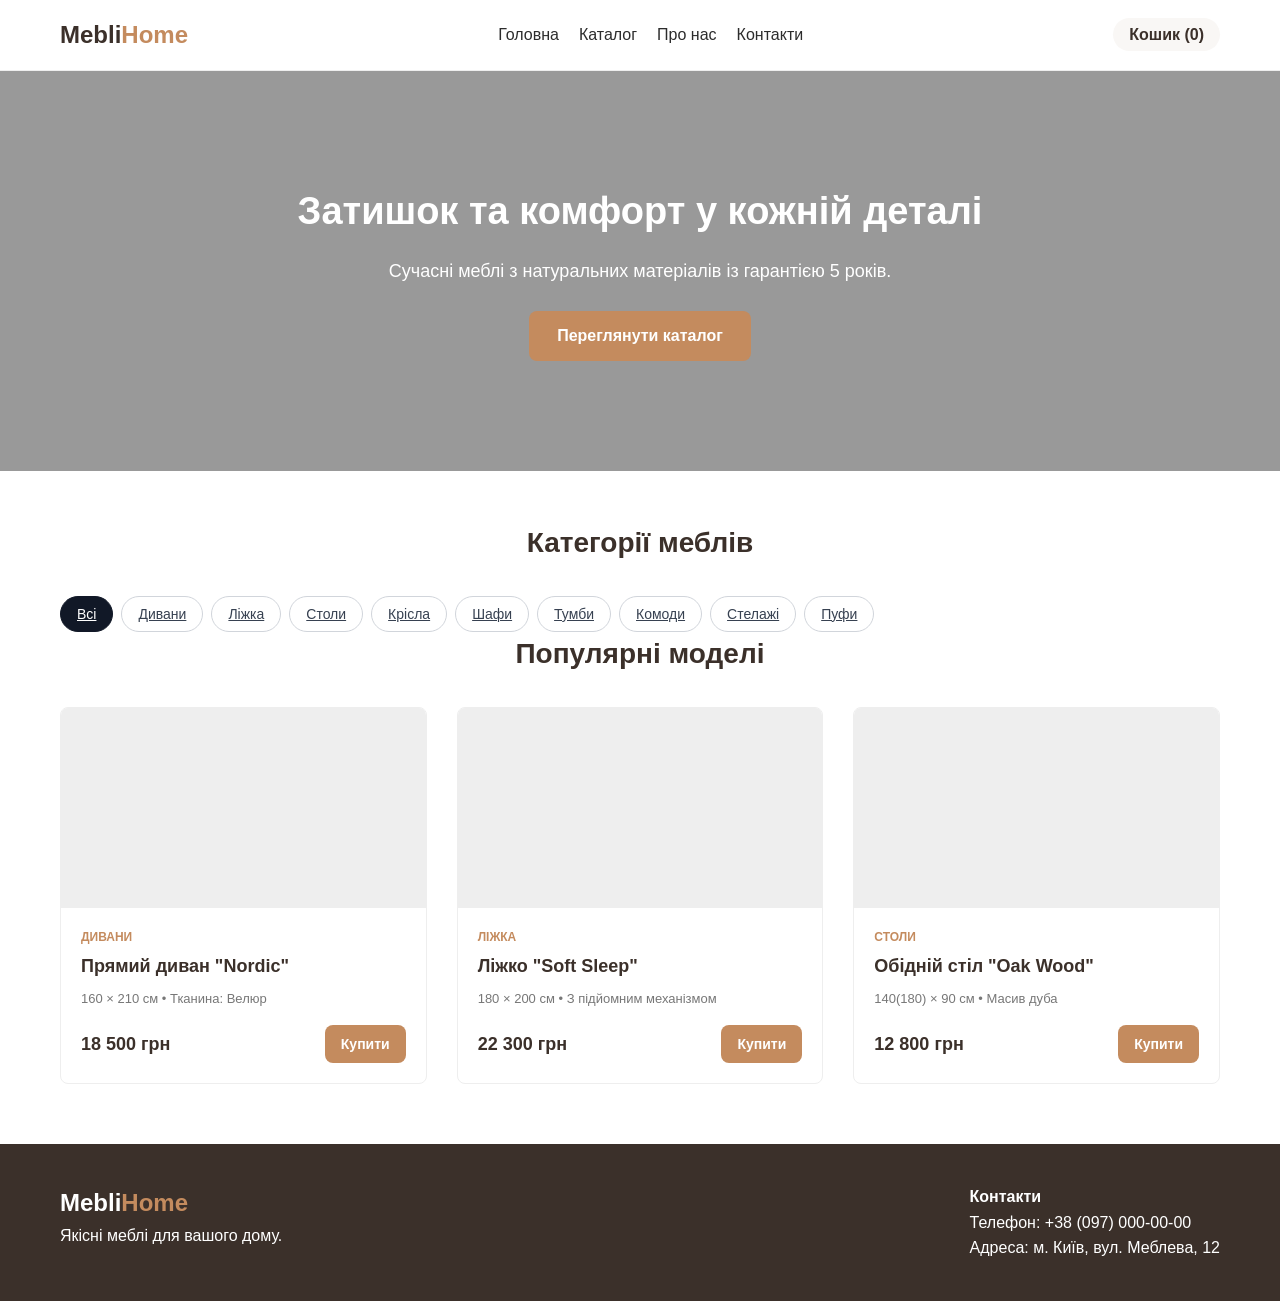
<file: index.html>
<!DOCTYPE html>
<html lang="uk">
<head>
  <meta charset="UTF-8">
  <meta name="viewport" content="width=device-width, initial-scale=1.0">
  <title>MebliHome — Інтернет-магазин сучасних меблів</title>
  <link rel="stylesheet" href="style.css">
</head>
<body>
<!-- Контейнер для сповіщень про додавання в кошик -->
<div id="toast-container" class="toast-container"></div>
  <!-- Шапка -->
  <!-- Шапка -->
  <header class="header">
    <div class="container header__wrapper">
      <a href="index.html" class="logo">Mebli<span>Home</span></a>
      <nav class="nav">
  <a href="index.html">Головна</a>
  <a href="catalog.html">Каталог</a>
  <a href="about.html">Про нас</a>
  <a href="contacts.html">Контакти</a>
</nav>
      <div class="header__cart">
        <a href="cart.html" class="cart-btn">Кошик (<span>0</span>)</a>
      </div>
    </div>
  </header>

  <!-- Головний банер -->
  <section class="hero">
    <div class="container hero__content">
      <h1>Затишок та комфорт у кожній деталі</h1>
      <p>Сучасні меблі з натуральних матеріалів із гарантією 5 років.</p>
      <a href="catalog.html" class="btn">Переглянути каталог</a>
    </div>
  </section>

  <!-- Категорії -->
  <!-- На головній сторінці index.html -->
<section class="container categories-section">
  <h2 class="section-title">Категорії меблів</h2>
  <div class="filter-buttons">
    <a href="catalog.html?category=all" class="filter-btn active">Всі</a>
    <a href="catalog.html?category=дивани" class="filter-btn">Дивани</a>
    <a href="catalog.html?category=ліжка" class="filter-btn">Ліжка</a>
    <a href="catalog.html?category=столи" class="filter-btn">Столи</a>
    <a href="catalog.html?category=крісла" class="filter-btn">Крісла</a>
    <a href="catalog.html?category=шафи" class="filter-btn">Шафи</a>
    <a href="catalog.html?category=тумби" class="filter-btn">Тумби</a>
    <a href="catalog.html?category=комоди" class="filter-btn">Комоди</a>
    <a href="catalog.html?category=стелажі" class="filter-btn">Стелажі</a>
    <a href="catalog.html?category=пуфи" class="filter-btn">Пуфи</a>
  </div>
</section>

  <!-- Товари (Хіти продажів) -->
  <section class="products container">
    <h2 class="section-title">Популярні моделі</h2>
    <div class="product-grid">
      
      <article class="product-card">
        <div class="product-card__img"></div>
        <div class="product-card__info">
          <span class="category-tag">Дивани</span>
          <h3>Прямий диван "Nordic"</h3>
          <p class="specs">160 × 210 см • Тканина: Велюр</p>
          <div class="product-card__bottom">
            <span class="price">18 500 грн</span>
            <a href="product.html" class="btn btn--sm">Купити</a>
          </div>
        </div>
      </article>

      <article class="product-card">
        <div class="product-card__img"></div>
        <div class="product-card__info">
          <span class="category-tag">Ліжка</span>
          <h3>Ліжко "Soft Sleep"</h3>
          <p class="specs">180 × 200 см • З підйомним механізмом</p>
          <div class="product-card__bottom">
            <span class="price">22 300 грн</span>
            <a href="product.html" class="btn btn--sm">Купити</a>
          </div>
        </div>
      </article>

      <article class="product-card">
        <div class="product-card__img"></div>
        <div class="product-card__info">
          <span class="category-tag">Столи</span>
          <h3>Обідній стіл "Oak Wood"</h3>
          <p class="specs">140(180) × 90 см • Масив дуба</p>
          <div class="product-card__bottom">
            <span class="price">12 800 грн</span>
            <a href="product.html" class="btn btn--sm">Купити</a>
          </div>
        </div>
      </article>

    </div>
  </section>

  <!-- Футер -->
  <footer class="footer">
    <div class="container footer__wrapper">
      <div>
        <a href="index.html" class="logo">Mebli<span>Home</span></a>
        <p>Якісні меблі для вашого дому.</p>
      </div>
      <div class="contacts">
        <h4>Контакти</h4>
        <p>Телефон: +38 (097) 000-00-00</p>
        <p>Адреса: м. Київ, вул. Меблева, 12</p>
      </div>
    </div>
  </footer>
<!-- Підключення скрипта -->
  <script src="main.js"></script>
</body>
</html>
</file>
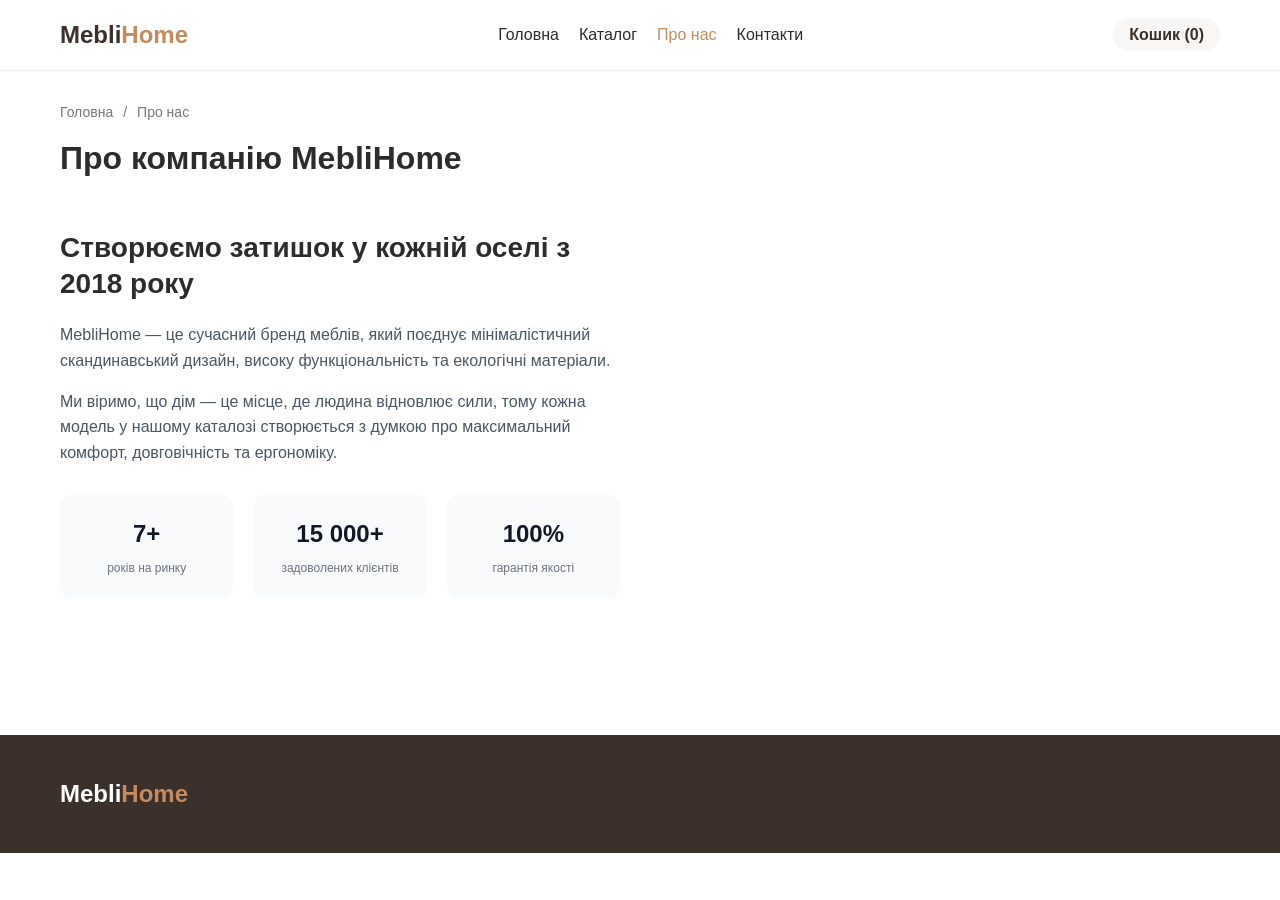
<file: about.html>
<!DOCTYPE html>
<html lang="uk">
<head>
  <meta charset="UTF-8">
  <meta name="viewport" content="width=device-width, initial-scale=1.0">
  <title>Про нас — MebliHome</title>
  <link rel="stylesheet" href="style.css">
</head>
<body>

  <!-- Шапка -->
  <header class="header">
    <div class="container header__wrapper">
      <a href="index.html" class="logo">Mebli<span>Home</span></a>
      <nav class="nav">
        <a href="index.html">Головна</a>
        <a href="catalog.html">Каталог</a>
        <a href="about.html" class="active">Про нас</a>
        <a href="contacts.html">Контакти</a>
      </nav>
      <div class="header__cart">
        <a href="cart.html" class="cart-btn">Кошик (<span>0</span>)</a>
      </div>
    </div>
  </header>

  <!-- Хлібні крихти -->
  <div class="container page-header">
    <ul class="breadcrumbs">
      <li><a href="index.html">Головна</a></li>
      <li><span>Про нас</span></li>
    </ul>
    <h1 class="page-title">Про компанію MebliHome</h1>
  </div>

  <!-- Контент -->
  <main class="container page-content">
    <div class="about-grid">
      <div class="about-text">
        <h2>Створюємо затишок у кожній оселі з 2018 року</h2>
        <p>MebliHome — це сучасний бренд меблів, який поєднує мінімалістичний скандинавський дизайн, високу функціональність та екологічні матеріали.</p>
        <p>Ми віримо, що дім — це місце, де людина відновлює сили, тому кожна модель у нашому каталозі створюється з думкою про максимальний комфорт, довговічність та ергономіку.</p>
        
        <div class="about-stats">
          <div class="stat-card">
            <span class="stat-number">7+</span>
            <span class="stat-label">років на ринку</span>
          </div>
          <div class="stat-card">
            <span class="stat-number">15 000+</span>
            <span class="stat-label">задоволених клієнтів</span>
          </div>
          <div class="stat-card">
            <span class="stat-number">100%</span>
            <span class="stat-label">гарантія якості</span>
          </div>
        </div>
      </div>

      <div class="about-img" style="background-image: url('https://images.unsplash.com/photo-1556020685-ae41abfc9365?auto=format&fit=crop&w=800&q=80');"></div>
    </div>
  </main>

  <footer class="footer">
    <div class="container footer__wrapper">
      <a href="index.html" class="logo">Mebli<span>Home</span></a>
    </div>
  </footer>

  <script src="main.js"></script>
</body>
</html>
</file>
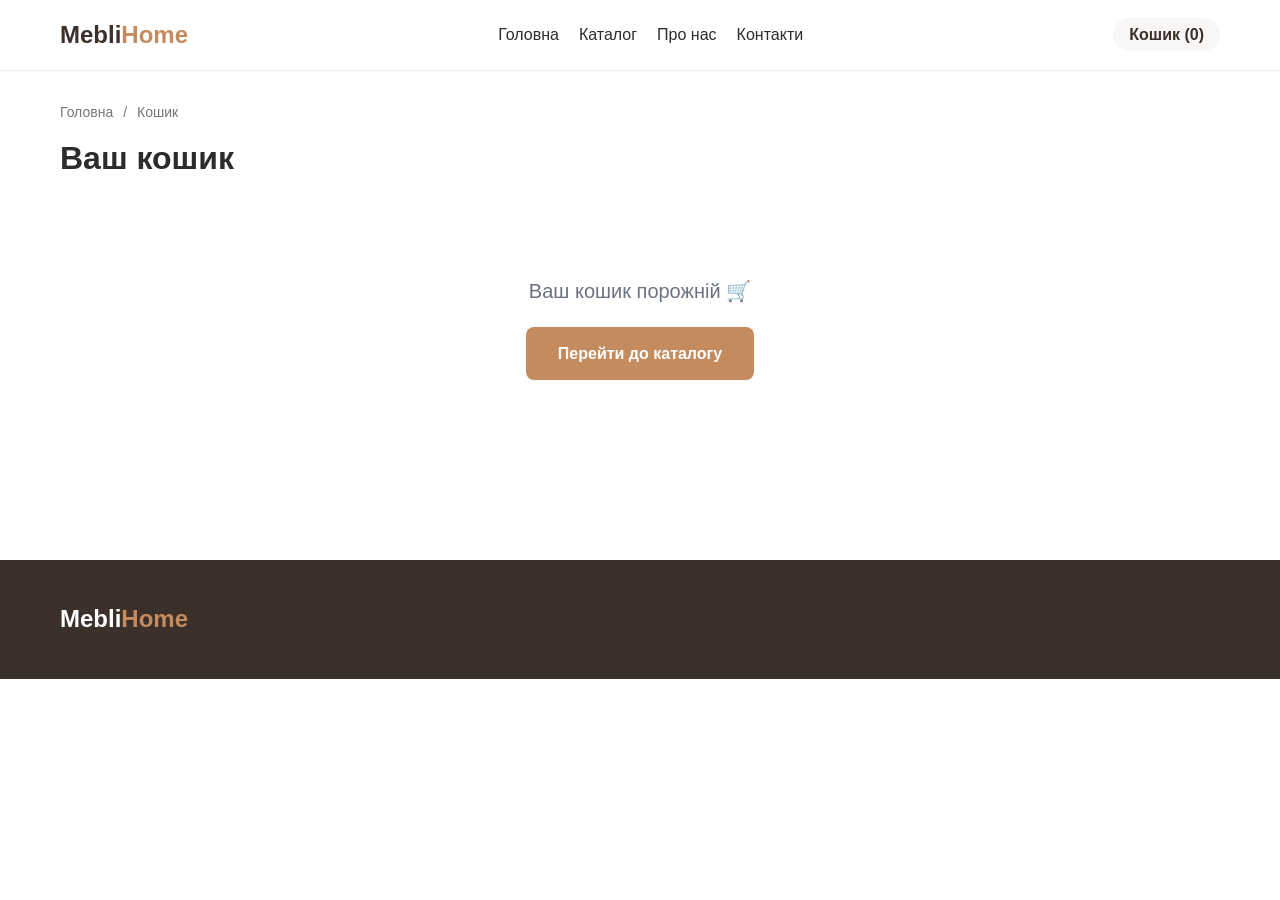
<file: cart.html>
<!DOCTYPE html>
<html lang="uk">
<head>
  <meta charset="UTF-8">
  <meta name="viewport" content="width=device-width, initial-scale=1.0">
  <title>Кошик — MebliHome</title>
  <link rel="stylesheet" href="style.css">
</head>
<body>

  <header class="header">
    <div class="container header__wrapper">
      <a href="index.html" class="logo">Mebli<span>Home</span></a>
      <nav class="nav">
        <a href="index.html">Головна</a>
        <a href="catalog.html">Каталог</a>
        <a href="about.html">Про нас</a>
        <a href="contacts.html">Контакти</a>
      </nav>
      <div class="header__cart">
        <a href="cart.html" class="cart-btn active">Кошик (<span>0</span>)</a>
      </div>
    </div>
  </header>

  <div class="container page-header">
    <ul class="breadcrumbs">
      <li><a href="index.html">Головна</a></li>
      <li><span>Кошик</span></li>
    </ul>
    <h1 class="page-title">Ваш кошик</h1>
  </div>

  <main class="container page-content">
    <!-- Повідомлення про порожній кошик -->
    <div id="cart-empty" class="cart-empty" style="display: none;">
      <p>Ваш кошик порожній 🛒</p>
      <a href="catalog.html" class="btn btn--lg">Перейти до каталогу</a>
    </div>

    <!-- Основний блок із списками товарів -->
    <div id="cart-wrapper" class="cart-wrapper">
      <div class="cart-items" id="cart-items-container">
        <!-- Товари будуть згенеровані через JS -->
      </div>

      <div class="cart-summary">
        <h3>Підсумок замовлення</h3>
        <div class="summary-row">
          <span>Всього товарів:</span>
          <span id="cart-total-count">0</span>
        </div>
        <div class="summary-row summary-row--total">
          <span>До сплати:</span>
          <span id="cart-total-price">0 грн</span>
        </div>
        <button class="btn btn--lg btn--full" onclick="alert('Дякуємо за замовлення! Менеджер зв\'яжеться з вами.')">Оформити замовлення</button>
      </div>
    </div>
  </main>

  <footer class="footer">
    <div class="container footer__wrapper">
      <a href="index.html" class="logo">Mebli<span>Home</span></a>
    </div>
  </footer>

  <script src="main.js"></script>
</body>
</html>
</file>
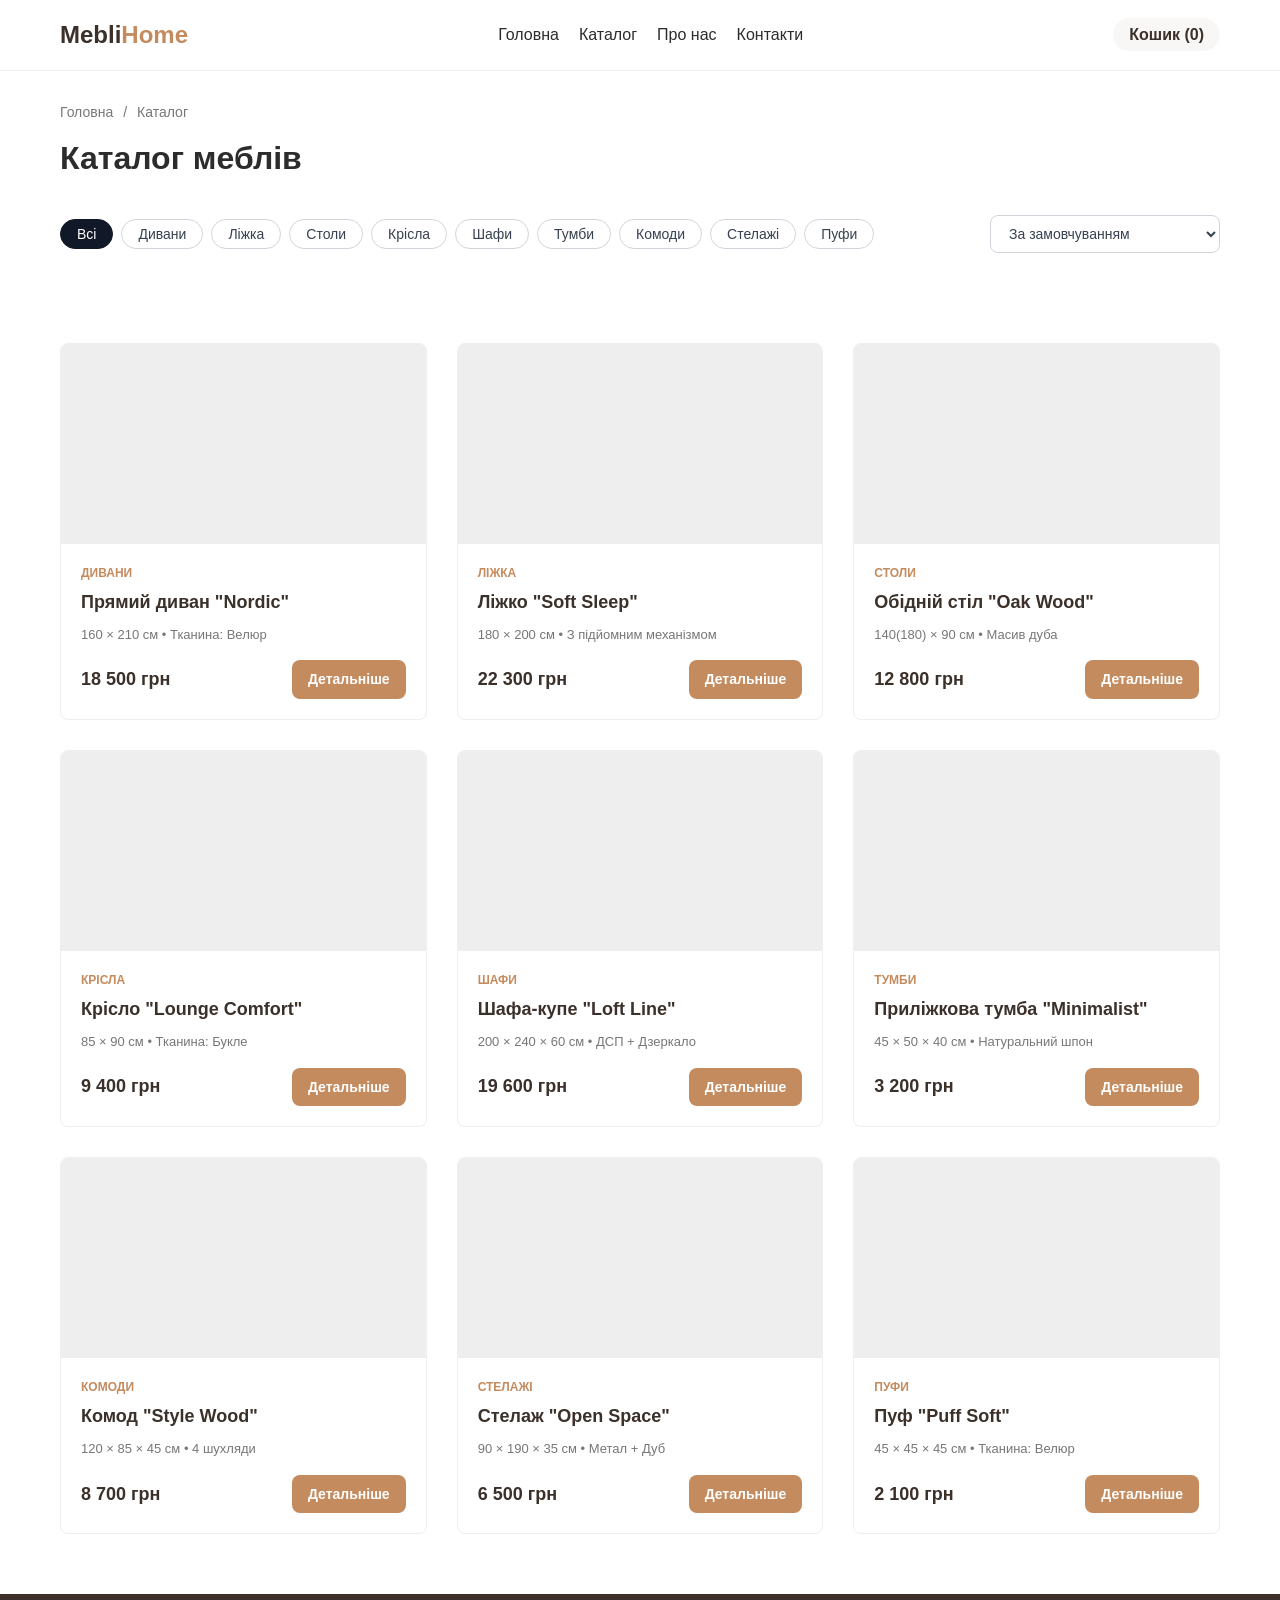
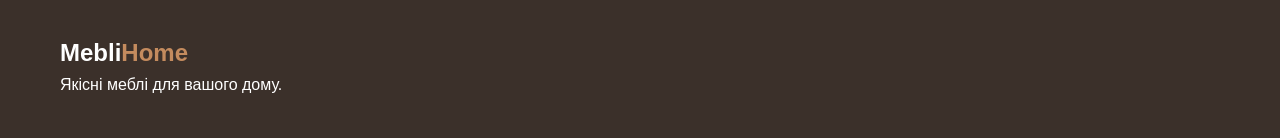
<file: catalog.html>
<!DOCTYPE html>
<html lang="uk">
<head>
  <meta charset="UTF-8">
  <meta name="viewport" content="width=device-width, initial-scale=1.0">
  <title>Каталог — MebliHome</title>
  <link rel="stylesheet" href="style.css">
</head>
<body>
<!-- Контейнер для сповіщень про додавання в кошик -->
<div id="toast-container" class="toast-container"></div>
  <!-- Шапка -->
  <header class="header">
    <div class="container header__wrapper">
      <a href="index.html" class="logo">Mebli<span>Home</span></a>
      <nav class="nav">
  <a href="index.html">Головна</a>
  <a href="catalog.html">Каталог</a>
  <a href="about.html">Про нас</a>
  <a href="contacts.html">Контакти</a>
</nav>
      <div class="header__cart">
        <a href="cart.html" class="cart-btn">Кошик (<span>0</span>)</a>
      </div>
    </div>
  </header>

  <!-- Заголовок сторінки -->
  <div class="container page-header">
    <ul class="breadcrumbs">
      <li><a href="index.html">Головна</a></li>
      <li><span>Каталог</span></li>
    </ul>
    <h1>Каталог меблів</h1>
  </div>
<main class="container">
    <!-- Панель фільтрів і сортування -->
    <div class="catalog-controls">
      <div class="filter-buttons">
        <button class="filter-btn active" data-filter="all">Всі</button>
        <button class="filter-btn" data-filter="дивани">Дивани</button>
        <button class="filter-btn" data-filter="ліжка">Ліжка</button>
        <button class="filter-btn" data-filter="столи">Столи</button>
        <button class="filter-btn" data-filter="крісла">Крісла</button>
        <button class="filter-btn" data-filter="шафи">Шафи</button>
        <button class="filter-btn" data-filter="тумби">Тумби</button>
        <button class="filter-btn" data-filter="комоди">Комоди</button>
        <button class="filter-btn" data-filter="стелажі">Стелажі</button>
        <button class="filter-btn" data-filter="пуфи">Пуфи</button>
      </div>

      <select id="sort-select" class="sort-select">
        <option value="default">За замовчуванням</option>
        <option value="price-asc">Від дешевших до дорожчих</option>
        <option value="price-desc">Від дорожчих до дешевших</option>
        <option value="name-asc">За назвою (А-Я)</option>
      </select>
    </div>

    <!-- Сітка товарів -->
    <div class="product-grid">
      <!-- Картки товарів -->
    </div>
  </main>
  </main>
  <!-- Контент каталогу -->
  <main class="container catalog-page">
   <div class="product-grid">
      
      <!-- 1. Диван Nordic -->
      <article class="product-card">
        <div class="product-card__img" style="background-image: url('https://images.unsplash.com/photo-1555041469-a586c61ea9bc?auto=format&fit=crop&w=500&q=80');"></div>
        <div class="product-card__info">
          <span class="category-tag">Дивани</span>
          <h3>Прямий диван "Nordic"</h3>
          <p class="specs">160 × 210 см • Тканина: Велюр</p>
          <div class="product-card__bottom">
            <span class="price">18 500 грн</span>
            <a href="product.html" class="btn btn--sm">Детальніше</a>
          </div>
        </div>
      </article>

      <!-- 2. Ліжко Soft Sleep -->
      <article class="product-card">
        <div class="product-card__img" style="background-image: url('https://images.unsplash.com/photo-1505693416388-ac5ce068fe85?auto=format&fit=crop&w=500&q=80');"></div>
        <div class="product-card__info">
          <span class="category-tag">Ліжка</span>
          <h3>Ліжко "Soft Sleep"</h3>
          <p class="specs">180 × 200 см • З підйомним механізмом</p>
          <div class="product-card__bottom">
            <span class="price">22 300 грн</span>
            <a href="product-bed.html" class="btn btn--sm">Детальніше</a>
          </div>
        </div>
      </article>

      <!-- 3. Стіл Oak Wood -->
      <article class="product-card">
        <div class="product-card__img" style="background-image: url('https://images.unsplash.com/photo-1615066390971-03e4e1c36ddf?auto=format&fit=crop&w=500&q=80');"></div>
        <div class="product-card__info">
          <span class="category-tag">Столи</span>
          <h3>Обідній стіл "Oak Wood"</h3>
          <p class="specs">140(180) × 90 см • Масив дуба</p>
          <div class="product-card__bottom">
            <span class="price">12 800 грн</span>
            <a href="product-table.html" class="btn btn--sm">Детальніше</a>
          </div>
        </div>
      </article>

      <!-- 4. Крісло Lounge Comfort -->
      <article class="product-card">
        <div class="product-card__img" style="background-image: url('https://images.unsplash.com/photo-1586023492125-27b2c045efd7?auto=format&fit=crop&w=500&q=80');"></div>
        <div class="product-card__info">
          <span class="category-tag">Крісла</span>
          <h3>Крісло "Lounge Comfort"</h3>
          <p class="specs">85 × 90 см • Тканина: Букле</p>
          <div class="product-card__bottom">
            <span class="price">9 400 грн</span>
            <a href="product-chair.html" class="btn btn--sm">Детальніше</a>
          </div>
        </div>
      </article>

      <!-- 5. Шафа Loft Line -->
      <article class="product-card">
        <div class="product-card__img" style="background-image: url('https://images.unsplash.com/photo-1595428774223-ef52624120d2?auto=format&fit=crop&w=500&q=80');"></div>
        <div class="product-card__info">
          <span class="category-tag">Шафи</span>
          <h3>Шафа-купе "Loft Line"</h3>
          <p class="specs">200 × 240 × 60 см • ДСП + Дзеркало</p>
          <div class="product-card__bottom">
            <span class="price">19 600 грн</span>
            <a href="product-wardrobe.html" class="btn btn--sm">Детальніше</a>
          </div>
        </div>
      </article>

      <!-- 6. Тумба Minimalist -->
      <article class="product-card">
        <div class="product-card__img" style="background-image: url('https://images.unsplash.com/photo-1532323544230-7191fd51bc1b?auto=format&fit=crop&w=500&q=80');"></div>
        <div class="product-card__info">
          <span class="category-tag">Тумби</span>
          <h3>Приліжкова тумба "Minimalist"</h3>
          <p class="specs">45 × 50 × 40 см • Натуральний шпон</p>
          <div class="product-card__bottom">
            <span class="price">3 200 грн</span>
            <a href="product-nightstand.html" class="btn btn--sm">Детальніше</a>
          </div>
        </div>
      </article>

      <!-- 7. Комод Style Wood -->
      <article class="product-card">
        <div class="product-card__img" style="background-image: url('https://images.unsplash.com/photo-1538688525198-9b88f6f53126?auto=format&fit=crop&w=500&q=80');"></div>
        <div class="product-card__info">
          <span class="category-tag">Комоди</span>
          <h3>Комод "Style Wood"</h3>
          <p class="specs">120 × 85 × 45 см • 4 шухляди</p>
          <div class="product-card__bottom">
            <span class="price">8 700 грн</span>
            <a href="product-dresser.html" class="btn btn--sm">Детальніше</a>
          </div>
        </div>
      </article>

      <!-- 8. Стелаж Open Space -->
      <article class="product-card">
        <div class="product-card__img" style="background-image: url('https://images.unsplash.com/photo-1594620302200-9a762244a156?auto=format&fit=crop&w=500&q=80');"></div>
        <div class="product-card__info">
          <span class="category-tag">Стелажі</span>
          <h3>Стелаж "Open Space"</h3>
          <p class="specs">90 × 190 × 35 см • Метал + Дуб</p>
          <div class="product-card__bottom">
            <span class="price">6 500 грн</span>
            <a href="product-shelf.html" class="btn btn--sm">Детальніше</a>
          </div>
        </div>
      </article>
      <!-- 9. Пуф Puff Soft -->
      <!-- 9. Пуф Puff Soft -->
      <article class="product-card">
        <div class="product-card__img" style="background-image: url('https://images.unsplash.com/photo-1567538096630-e0c55bd6374c?auto=format&fit=crop&w=500&q=80');"></div>
        <div class="product-card__info">
          <span class="category-tag">Пуфи</span>
          <h3>Пуф "Puff Soft"</h3>
          <p class="specs">45 × 45 × 45 см • Тканина: Велюр</p>
          <div class="product-card__bottom">
            <span class="price">2 100 грн</span>
            <a href="product-pouf.html" class="btn btn--sm">Детальніше</a>
          </div>
        </div>
      </article>
    </div>
  </main>

  <!-- Футер -->
  <footer class="footer">
    <div class="container footer__wrapper">
      <div>
        <a href="index.html" class="logo">Mebli<span>Home</span></a>
        <p>Якісні меблі для вашого дому.</p>
      </div>
    </div>
  </footer>

  <script src="main.js"></script>
</body>
</html>
</file>
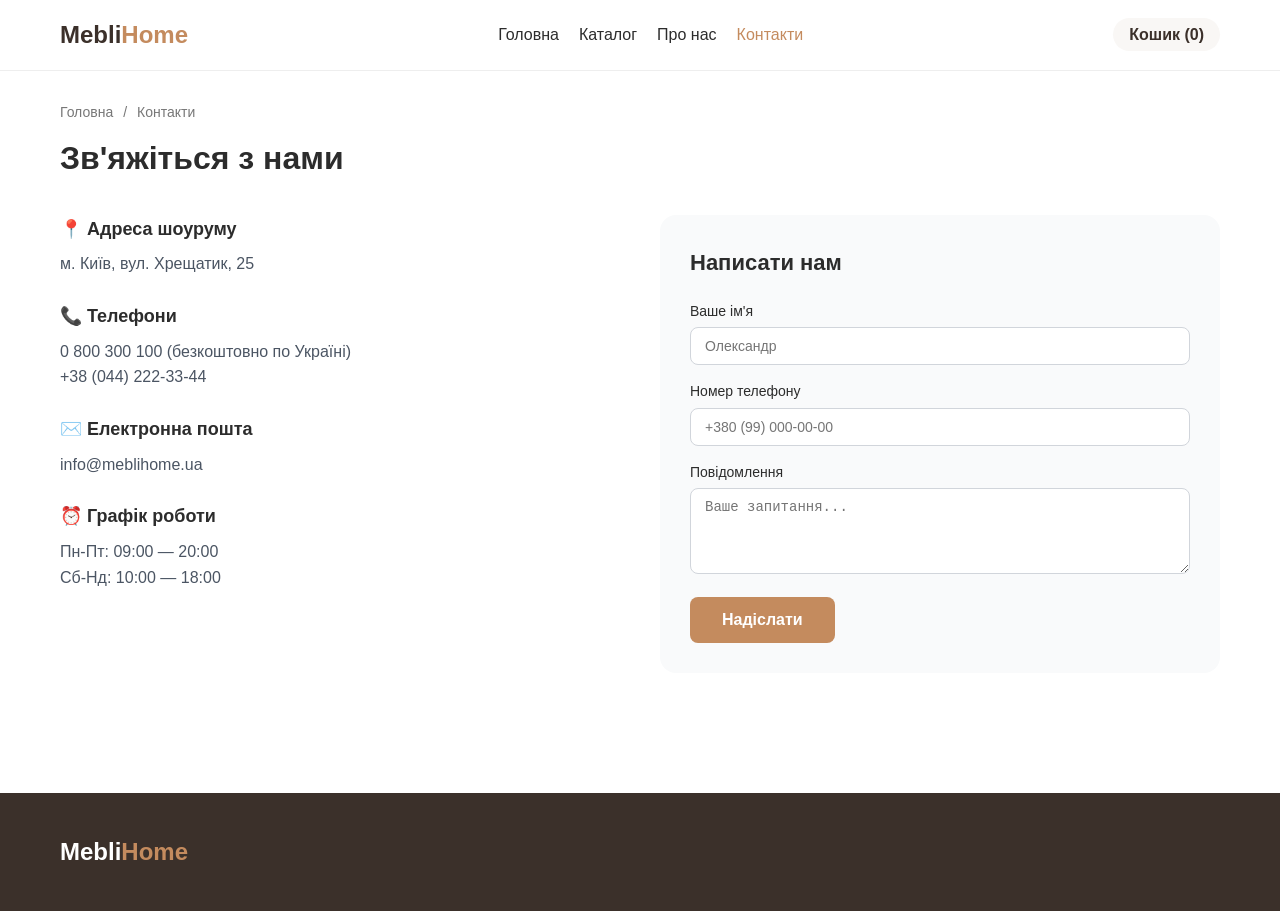
<file: contacts.html>
<!DOCTYPE html>
<html lang="uk">
<head>
  <meta charset="UTF-8">
  <meta name="viewport" content="width=device-width, initial-scale=1.0">
  <title>Контакти — MebliHome</title>
  <link rel="stylesheet" href="style.css">
</head>
<body>

  <!-- Шапка -->
  <header class="header">
    <div class="container header__wrapper">
      <a href="index.html" class="logo">Mebli<span>Home</span></a>
      <nav class="nav">
        <a href="index.html">Головна</a>
        <a href="catalog.html">Каталог</a>
        <a href="about.html">Про нас</a>
        <a href="contacts.html" class="active">Контакти</a>
      </nav>
      <div class="header__cart">
        <a href="cart.html" class="cart-btn">Кошик (<span>0</span>)</a>
      </div>
    </div>
  </header>

  <!-- Хлібні крихти -->
  <div class="container page-header">
    <ul class="breadcrumbs">
      <li><a href="index.html">Головна</a></li>
      <li><span>Контакти</span></li>
    </ul>
    <h1 class="page-title">Зв'яжіться з нами</h1>
  </div>

  <!-- Контент -->
  <main class="container page-content">
    <div class="contacts-grid">
      
      <!-- Інформація -->
      <div class="contacts-info">
        <div class="contact-item">
          <h3>📍 Адреса шоуруму</h3>
          <p>м. Київ, вул. Хрещатик, 25</p>
        </div>
        <div class="contact-item">
          <h3>📞 Телефони</h3>
          <p><a href="tel:+380800300100">0 800 300 100</a> (безкоштовно по Україні)</p>
          <p><a href="tel:+380442223344">+38 (044) 222-33-44</a></p>
        </div>
        <div class="contact-item">
          <h3>✉️ Електронна пошта</h3>
          <p><a href="mailto:info@meblihome.ua">info@meblihome.ua</a></p>
        </div>
        <div class="contact-item">
          <h3>⏰ Графік роботи</h3>
          <p>Пн-Пт: 09:00 — 20:00</p>
          <p>Сб-Нд: 10:00 — 18:00</p>
        </div>
      </div>

      <!-- Форма зворотного зв'язку -->
      <!-- Форма зворотного зв'язку -->
      <div class="contact-form-wrapper">
        <h2>Написати нам</h2>
        
        <!-- Контейнер для повідомлення -->
        <div id="form-message" class="form-message" style="display: none;"></div>

        <form id="contact-form" class="contact-form">
          <div class="form-group">
            <label for="name">Ваше ім'я</label>
            <input type="text" id="name" required placeholder="Олександр">
          </div>
          <div class="form-group">
            <label for="phone">Номер телефону</label>
            <input type="tel" id="phone" required placeholder="+380 (99) 000-00-00">
          </div>
          <div class="form-group">
            <label for="message">Повідомлення</label>
            <textarea id="message" rows="4" placeholder="Ваше запитання..."></textarea>
          </div>
          <button type="submit" class="btn btn--lg">Надіслати</button>
        </form>
      </div>

    </div>
  </main>

  <footer class="footer">
    <div class="container footer__wrapper">
      <a href="index.html" class="logo">Mebli<span>Home</span></a>
    </div>
  </footer>

  <script src="main.js"></script>
</body>
</html>
</file>
<file: style.css>
/* ==========================================================================
   1. СКИДАННЯ, ЗМІННІ ТА БАЗОВІ СТИЛІ
   ========================================================================== */
:root {
  --primary: #3b302a;
  --accent: #c48b5e;
  --accent-hover: #b07a4f;
  --bg-light: #f9f7f5;
  --text: #2c2c2c;
  --text-muted: #777777;
  --white: #ffffff;
  --radius: 8px;
}

* {
  box-sizing: border-box;
  margin: 0;
  padding: 0;
}

body {
  font-family: 'Segoe UI', Tahoma, Geneva, Verdana, sans-serif;
  color: var(--text);
  background-color: var(--white);
  line-height: 1.6;
}

.container {
  max-width: 1200px;
  margin: 0 auto;
  padding: 0 20px;
}

/* ==========================================================================
   2. ШАПКА (HEADER)
   ========================================================================== */
.header {
  background: var(--white);
  border-bottom: 1px solid #eee;
  position: sticky;
  top: 0;
  z-index: 100;
}

.header__wrapper {
  display: flex;
  justify-content: space-between;
  align-items: center;
  height: 70px;
}

.logo {
  font-size: 24px;
  font-weight: 700;
  color: var(--primary);
  text-decoration: none;
}

.logo span {
  color: var(--accent);
}

.nav {
  display: flex;
  gap: 20px;
}

.nav a {
  text-decoration: none;
  color: var(--text);
  font-weight: 500;
  transition: color 0.3s;
}

.nav a:hover, 
.nav a.active {
  color: var(--accent);
}

.cart-btn {
  text-decoration: none;
  color: var(--primary);
  font-weight: 600;
  padding: 8px 16px;
  background-color: var(--bg-light);
  border-radius: 20px;
  transition: background-color 0.3s;
}

.cart-btn:hover {
  background-color: #f0ece9;
}

/* ==========================================================================
   3. КНОПКИ ТА ЗАГОЛОВКИ
   ========================================================================== */
.btn {
  display: inline-block;
  padding: 12px 28px;
  background-color: var(--accent);
  color: var(--white);
  text-decoration: none;
  border-radius: var(--radius);
  font-weight: 600;
  border: none;
  cursor: pointer;
  transition: background 0.3s;
}

.btn:hover {
  background-color: var(--accent-hover);
}

.btn--sm {
  padding: 8px 16px;
  font-size: 14px;
}

.btn--lg {
  padding: 14px 32px;
  font-size: 16px;
}

.section-title {
  font-size: 28px;
  margin-bottom: 30px;
  color: var(--primary);
  text-align: center;
}

.page-header {
  margin-top: 30px;
  margin-bottom: 30px;
}

.breadcrumbs {
  display: flex;
  list-style: none;
  gap: 10px;
  font-size: 14px;
  color: var(--text-muted);
  margin-bottom: 10px;
}

.breadcrumbs a {
  color: var(--text-muted);
  text-decoration: none;
}

.breadcrumbs a:hover {
  color: var(--accent);
}

.breadcrumbs li:not(:last-child)::after {
  content: "/";
  margin-left: 10px;
}

/* ==========================================================================
   4. ГОЛОВНА СТОРІНКА (INDEX.HTML)
   ========================================================================== */
.hero {
  background: linear-gradient(rgba(0,0,0,0.4), rgba(0,0,0,0.4)), url('https://images.unsplash.com/photo-1555041469-a586c61ea9bc?auto=format&fit=crop&w=1200&q=80') center/cover no-repeat;
  height: 400px;
  display: flex;
  align-items: center;
  color: var(--white);
  text-align: center;
  margin-bottom: 50px;
}

.hero__content h1 {
  font-size: 38px;
  margin-bottom: 15px;
}

.hero__content p {
  font-size: 18px;
  margin-bottom: 25px;
}

.categories__grid {
  display: grid;
  grid-template-columns: repeat(auto-fit, minmax(280px, 1fr));
  gap: 20px;
  margin-bottom: 60px;
}

.cat-card {
  height: 150px;
  background: var(--bg-light);
  border-radius: var(--radius);
  display: flex;
  align-items: center;
  justify-content: center;
  border: 1px solid #eaeaea;
  transition: transform 0.3s;
}

.cat-card:hover {
  transform: translateY(-5px);
}

/* ==========================================================================
   5. КАРТКИ ТОВАРІВ ТА СІТКА (PRODUCT CARD & GRID)
   ========================================================================== */
.product-grid {
  display: grid;
  grid-template-columns: repeat(auto-fill, minmax(280px, 1fr));
  gap: 30px;
  margin-bottom: 60px;
}

.product-card {
  border: 1px solid #eee;
  border-radius: var(--radius);
  overflow: hidden;
  display: flex;
  flex-direction: column;
}

.product-card__img {
  height: 200px;
  background: #eee url('https://images.unsplash.com/photo-1586023492125-27b2c045efd7?auto=format&fit=crop&w=500&q=80') center/cover no-repeat;
}

.product-card__info {
  padding: 20px;
  display: flex;
  flex-direction: column;
  flex-grow: 1;
}

.category-tag {
  font-size: 12px;
  color: var(--accent);
  text-transform: uppercase;
  font-weight: 700;
  margin-bottom: 5px;
}

.product-card h3 {
  font-size: 18px;
  margin-bottom: 8px;
  color: var(--primary);
}

.specs {
  font-size: 13px;
  color: var(--text-muted);
  margin-bottom: 15px;
}

.product-card__bottom {
  margin-top: auto;
  display: flex;
  justify-content: space-between;
  align-items: center;
}

.price {
  font-size: 18px;
  font-weight: 700;
  color: var(--primary);
}

/* ==========================================================================
   6. КАТАЛОГ ТА БОКОВИЙ ФІЛЬТР (CATALOG.HTML)
   ========================================================================== */
.catalog-layout {
  display: grid;
  grid-template-columns: 260px 1fr;
  gap: 40px;
  align-items: start;
  margin-bottom: 60px;
}

.filter-sidebar {
  background-color: var(--bg-light);
  padding: 24px;
  border-radius: var(--radius);
  border: 1px solid #eaeaea;
}

.filter-title {
  font-size: 20px;
  margin-bottom: 20px;
  color: var(--primary);
  border-bottom: 2px solid var(--accent);
  padding-bottom: 8px;
}

.filter-group {
  margin-bottom: 25px;
}

.filter-group h4 {
  font-size: 15px;
  margin-bottom: 12px;
  color: var(--primary);
}

.filter-checkbox {
  display: flex;
  align-items: center;
  gap: 10px;
  font-size: 14px;
  margin-bottom: 8px;
  cursor: pointer;
  user-select: none;
}

.filter-checkbox input[type="checkbox"] {
  accent-color: var(--accent);
  width: 16px;
  height: 16px;
  cursor: pointer;
}

.price-range {
  display: flex;
  align-items: center;
  gap: 8px;
}

.price-range input {
  width: 100%;
  padding: 8px 10px;
  border: 1px solid #ccc;
  border-radius: 4px;
  font-size: 14px;
  outline: none;
}

.price-range input:focus {
  border-color: var(--accent);
}

.filter-actions {
  display: flex;
  flex-direction: column;
  gap: 10px;
}

.filter-btn {
  width: 100%;
  text-align: center;
}

.btn-reset {
  background: transparent;
  border: none;
  color: var(--text-muted);
  font-size: 13px;
  cursor: pointer;
  text-decoration: underline;
  text-align: center;
}

.btn-reset:hover {
  color: var(--primary);
}

.catalog-toolbar {
  display: flex;
  justify-content: space-between;
  align-items: center;
  margin-bottom: 25px;
  padding-bottom: 15px;
  border-bottom: 1px solid #eee;
}

.products-count {
  font-size: 14px;
  color: var(--text-muted);
}

.sort-select-wrapper {
  display: flex;
  align-items: center;
  gap: 10px;
  font-size: 14px;
}

.sort-select-wrapper select {
  padding: 8px 12px;
  border: 1px solid #ccc;
  border-radius: 4px;
  outline: none;
  background-color: var(--white);
  cursor: pointer;
}

.pagination {
  display: flex;
  justify-content: center;
  gap: 8px;
  margin-top: 40px;
}

.pagination__item {
  display: inline-flex;
  justify-content: center;
  align-items: center;
  width: 40px;
  height: 40px;
  border: 1px solid #ddd;
  border-radius: 4px;
  text-decoration: none;
  color: var(--primary);
  font-weight: 600;
  transition: all 0.2s;
}

.pagination__item:hover, 
.pagination__item.active {
  background-color: var(--accent);
  color: var(--white);
  border-color: var(--accent);
}

/* ==========================================================================
   7. СТОРІНКА ТОВАРУ (PRODUCT.HTML)
   ========================================================================== */
.product-detail {
  margin-bottom: 60px;
}

.product-detail__grid {
  display: grid;
  grid-template-columns: 1fr 1fr;
  gap: 50px;
  margin-bottom: 50px;
}

.product-gallery {
  display: flex;
  flex-direction: column;
  gap: 15px;
}

.product-gallery__main {
  width: 100%;
  height: 420px;
  background: #eee url('https://images.unsplash.com/photo-1555041469-a586c61ea9bc?auto=format&fit=crop&w=800&q=80') center/cover no-repeat;
  border-radius: var(--radius);
}

.product-gallery__thumbs {
  display: flex;
  gap: 15px;
}

.thumb {
  width: 80px;
  height: 80px;
  border-radius: 6px;
  background: #eee url('https://images.unsplash.com/photo-1555041469-a586c61ea9bc?auto=format&fit=crop&w=200&q=80') center/cover no-repeat;
  cursor: pointer;
  border: 2px solid transparent;
  transition: border-color 0.2s;
}

.thumb.active, 
.thumb:hover {
  border-color: var(--accent);
}

.product-title {
  font-size: 32px;
  color: var(--primary);
  margin: 5px 0 15px;
}

.product-status {
  display: flex;
  gap: 20px;
  font-size: 14px;
  margin-bottom: 20px;
}

.status--in-stock {
  color: #27ae60;
  font-weight: 600;
}

.rating {
  color: #f39c12;
}

.product-price-box {
  display: flex;
  align-items: baseline;
  gap: 15px;
  margin-bottom: 25px;
}

.price-current {
  font-size: 30px;
  font-weight: 700;
  color: var(--primary);
}

.price-old {
  font-size: 20px;
  color: var(--text-muted);
  text-decoration: line-through;
}

.product-options {
  display: flex;
  flex-direction: column;
  gap: 20px;
  margin-bottom: 30px;
  padding: 20px 0;
  border-top: 1px solid #eee;
  border-bottom: 1px solid #eee;
}

.option-group label {
  display: block;
  font-weight: 600;
  margin-bottom: 10px;
  font-size: 14px;
}

.color-picker {
  display: flex;
  gap: 12px;
}

.color-btn {
  width: 32px;
  height: 32px;
  border-radius: 50%;
  border: 2px solid var(--white);
  outline: 1px solid #ccc;
  cursor: pointer;
  transition: transform 0.2s;
}

.color-btn.active {
  outline: 2px solid var(--accent);
  transform: scale(1.1);
}

.option-select {
  width: 100%;
  max-width: 300px;
  padding: 10px;
  border: 1px solid #ccc;
  border-radius: var(--radius);
  outline: none;
}

.product-actions {
  display: flex;
  gap: 15px;
  margin-bottom: 30px;
}

.quantity-counter {
  display: flex;
  border: 1px solid #ccc;
  border-radius: var(--radius);
  overflow: hidden;
}

.qty-btn {
  width: 40px;
  background: var(--bg-light);
  border: none;
  font-size: 18px;
  cursor: pointer;
}

.quantity-counter input {
  width: 50px;
  border: none;
  text-align: center;
  font-size: 16px;
  outline: none;
}

.product-features {
  list-style: none;
  background: var(--bg-light);
  padding: 15px 20px;
  border-radius: var(--radius);
  display: flex;
  flex-direction: column;
  gap: 8px;
  font-size: 14px;
}

/* Вкладки (Tabs) */
.product-tabs {
  margin-bottom: 60px;
}

.tabs-header {
  display: flex;
  border-bottom: 2px solid #eee;
  margin-bottom: 20px;
}

.tab-btn {
  padding: 12px 24px;
  background: none;
  border: none;
  font-size: 16px;
  font-weight: 600;
  color: var(--text-muted);
  cursor: pointer;
  border-bottom: 2px solid transparent;
  margin-bottom: -2px;
}

.tab-btn.active {
  color: var(--accent);
  border-bottom-color: var(--accent);
}

.tab-content {
  display: none;
  line-height: 1.8;
  color: #444;
}

.tab-content.active {
  display: block;
}

/* ==========================================================================
   8. СПЛИВАЮЧІ СПОВІЩЕННЯ ДЛЯ JS (TOAST)
   ========================================================================== */
.toast-notification {
  position: fixed;
  bottom: 20px;
  right: 20px;
  background-color: var(--primary);
  color: var(--white);
  padding: 14px 24px;
  border-radius: var(--radius);
  border-left: 4px solid var(--accent);
  box-shadow: 0 5px 15px rgba(0, 0, 0, 0.2);
  font-size: 14px;
  font-weight: 500;
  opacity: 0;
  transform: translateY(20px);
  transition: all 0.3s ease;
  z-index: 1000;
}

.toast-notification.show {
  opacity: 1;
  transform: translateY(0);
}

/* ==========================================================================
   9. ФУТЕР (FOOTER)
   ========================================================================== */
.footer {
  background: var(--primary);
  color: var(--white);
  padding: 40px 0;
  margin-top: 60px;
}

.footer__wrapper {
  display: flex;
  justify-content: space-between;
  flex-wrap: wrap;
  gap: 20px;
}

.footer .logo {
  color: var(--white);
}

/* ==========================================================================
   10. АДАПТИВНІСТЬ ДЛЯ МОБІЛЬНИХ ПРИСТРОЇВ (MEDIA QUERIES)
   ========================================================================== */
@media (max-width: 992px) {
  .catalog-layout {
    grid-template-columns: 1fr;
  }

  .filter-sidebar {
    order: -1;
  }
}

@media (max-width: 768px) {
  .header__wrapper {
    flex-direction: column;
    height: auto;
    padding: 15px 0;
    gap: 15px;
  }

  .hero {
    height: 300px;
  }

  .hero__content h1 {
    font-size: 26px;
  }

  .section-title {
    font-size: 22px;
  }

  .product-detail__grid {
    grid-template-columns: 1fr;
    gap: 30px;
  }

  .product-gallery__main {
    height: 280px;
  }

  .product-actions {
    flex-direction: column;
  }

  .btn--lg {
    width: 100%;
    text-align: center;
  }
}

@media (max-width: 576px) {
  .catalog-toolbar {
    flex-direction: column;
    align-items: flex-start;
    gap: 10px;
  }
}
/* ==========================================================================
   11. СТОРІНКА КОШИКА (CART.HTML)
   ========================================================================== */
.cart-page {
  margin-bottom: 60px;
}

.cart-table-wrapper {
  overflow-x: auto;
  margin-bottom: 30px;
}

.cart-table {
  width: 100%;
  border-collapse: collapse;
  text-align: left;
}

.cart-table th, 
.cart-table td {
  padding: 15px;
  border-bottom: 1px solid #eee;
  vertical-align: middle;
}

.cart-table th {
  background-color: var(--bg-light);
  color: var(--primary);
  font-weight: 600;
}

.cart-item__title {
  font-weight: 600;
  color: var(--primary);
}

.cart-item__meta {
  font-size: 13px;
  color: var(--text-muted);
}

.btn-remove {
  background: none;
  border: none;
  color: #e74c3c;
  font-size: 20px;
  cursor: pointer;
  transition: color 0.2s;
}

.btn-remove:hover {
  color: #c0392b;
}

.cart-summary {
  display: flex;
  justify-content: space-between;
  align-items: center;
  background-color: var(--bg-light);
  padding: 24px;
  border-radius: var(--radius);
  border: 1px solid #eaeaea;
}

.cart-total {
  font-size: 20px;
  font-weight: 700;
  color: var(--primary);
}

.cart-empty {
  text-align: center;
  padding: 50px 0;
}

.cart-empty p {
  font-size: 18px;
  color: var(--text-muted);
  margin-bottom: 20px;
}

@media (max-width: 576px) {
  .cart-summary {
    flex-direction: column;
    gap: 15px;
    align-items: stretch;
    text-align: center;
  }
}
/* --- КОМПАКТНІ КНОПКИ ФІЛЬТРІВ ТА СОРТУВАННЯ --- */
/* --- ПАНЕЛЬ КЕРУВАННЯ --- */
.catalog-controls {
  display: flex;
  flex-wrap: wrap;
  justify-content: space-between;
  align-items: center;
  gap: 15px;
  margin-bottom: 30px;
}

/* Контейнер кнопок — вирівнювання в один рядок */
.filter-buttons {
  display: flex !important;
  flex-wrap: wrap !important;
  flex-direction: row !important;
  gap: 8px !important;
  width: auto !important; /* Відміна розтягування на всю ширину */
}

/* Стилі самих кнопок */
.filter-btn {
  display: inline-flex !important;
  align-items: center;
  justify-content: center;
  width: auto !important; /* Чітко за розміром тексту */
  max-width: max-content;
  padding: 6px 16px !important;
  border: 1px solid #d1d5db;
  background-color: #ffffff;
  color: #374151;
  border-radius: 20px;
  font-size: 14px;
  font-weight: 500;
  cursor: pointer;
  transition: all 0.2s ease;
  white-space: nowrap; /* Текст не переноситься */
}

.filter-btn:hover {
  border-color: #111827;
  background-color: #f3f4f6;
}

.filter-btn.active {
  background-color: #111827 !important;
  color: #ffffff !important;
  border-color: #111827 !important;
}

/* Випадаючий список сортування */
.sort-select {
  padding: 8px 14px;
  border: 1px solid #d1d5db;
  border-radius: 8px;
  background-color: #ffffff;
  font-size: 14px;
  color: #374151;
  outline: none;
  cursor: pointer;
  height: 38px;
}
/* --- СТОРІНКИ "ПРО НАС" ТА "КОНТАКТИ" --- */
.page-content {
  padding-bottom: 60px;
}

.about-grid {
  display: grid;
  grid-template-columns: 1fr 1fr;
  gap: 40px;
  align-items: center;
}

.about-text h2 {
  font-size: 28px;
  margin-bottom: 20px;
  line-height: 1.3;
}

.about-text p {
  color: #4b5563;
  margin-bottom: 15px;
  line-height: 1.6;
}

.about-stats {
  display: flex;
  gap: 20px;
  margin-top: 30px;
}

.stat-card {
  background-color: #f9fafb;
  padding: 20px;
  border-radius: 12px;
  text-align: center;
  flex: 1;
}

.stat-number {
  display: block;
  font-size: 24px;
  font-weight: 700;
  color: #111827;
}

.stat-label {
  font-size: 12px;
  color: #6b7280;
}

.about-img {
  height: 400px;
  border-radius: 16px;
  background-size: cover;
  background-position: center;
}

/* Контакти */
.contacts-grid {
  display: grid;
  grid-template-columns: 1fr 1fr;
  gap: 40px;
}

.contact-item {
  margin-bottom: 25px;
}

.contact-item h3 {
  font-size: 18px;
  margin-bottom: 8px;
}

.contact-item p, .contact-item a {
  color: #4b5563;
  text-decoration: none;
}

.contact-item a:hover {
  color: #111827;
}

.contact-form-wrapper {
  background-color: #f9fafb;
  padding: 30px;
  border-radius: 16px;
}

.contact-form-wrapper h2 {
  font-size: 22px;
  margin-bottom: 20px;
}

.form-group {
  margin-bottom: 15px;
}

.form-group label {
  display: block;
  font-size: 14px;
  margin-bottom: 5px;
  font-weight: 500;
}

.form-group input, .form-group textarea {
  width: 100%;
  padding: 10px 14px;
  border: 1px solid #d1d5db;
  border-radius: 8px;
  font-size: 14px;
  outline: none;
  box-sizing: border-box;
}

.form-group input:focus, .form-group textarea:focus {
  border-color: #111827;
}

@media (max-width: 768px) {
  .about-grid, .contacts-grid {
    grid-template-columns: 1fr;
  }
}

/* --- ПОВІДОМЛЕННЯ В ФОРМІ --- */
.form-message {
  padding: 12px 16px;
  border-radius: 8px;
  font-size: 14px;
  font-weight: 500;
  margin-bottom: 20px;
  line-height: 1.4;
  transition: all 0.3s ease;
}

.form-message--success {
  background-color: #d1fae5;
  color: #065f46;
  border: 1px solid #a7f3d0;
}

.form-message--error {
  background-color: #fee2e2;
  color: #991b1b;
  border: 1px solid #fecaca;
}
/* --- СТПЛИВАЮЧЕ ПОВІДОМЛЕННЯ (TOAST) --- */
.toast-container {
  position: fixed;
  bottom: 25px;
  right: 25px;
  z-index: 9999;
  display: flex;
  flex-direction: column;
  gap: 10px;
}

.toast {
  background-color: #111827;
  color: #ffffff;
  padding: 14px 20px;
  border-radius: 10px;
  font-size: 14px;
  font-weight: 500;
  box-shadow: 0 10px 15px -3px rgba(0, 0, 0, 0.1), 0 4px 6px -2px rgba(0, 0, 0, 0.05);
  display: flex;
  align-items: center;
  gap: 10px;
  animation: slideIn 0.3s ease, fadeOut 0.3s ease 2.7s forwards;
}

.toast--success {
  border-left: 4px solid #10b981;
}

@keyframes slideIn {
  from {
    transform: translateY(100%);
    opacity: 0;
  }
  to {
    transform: translateY(0);
    opacity: 1;
  }
}

@keyframes fadeOut {
  from {
    opacity: 1;
  }
  to {
    opacity: 0;
  }
}
/* --- СТИЛІ СТОРІНКИ КОШИКА --- */
.cart-wrapper {
  display: grid;
  grid-template-columns: 1fr 320px;
  gap: 30px;
  align-items: start;
}

.cart-items {
  display: flex;
  flex-direction: column;
  gap: 15px;
}

.cart-item {
  display: flex;
  align-items: center;
  justify-content: space-between;
  padding: 15px 20px;
  border: 1px solid #e5e7eb;
  border-radius: 12px;
  background-color: #ffffff;
}

.cart-item__info h4 {
  font-size: 16px;
  margin-bottom: 4px;
}

.cart-item__price {
  color: #4b5563;
  font-size: 14px;
}

.cart-item__actions {
  display: flex;
  align-items: center;
  gap: 15px;
}

.remove-btn {
  background: none;
  border: none;
  color: #ef4444;
  font-size: 18px;
  cursor: pointer;
  padding: 5px;
  line-height: 1;
}

.cart-summary {
  background-color: #f9fafb;
  padding: 24px;
  border-radius: 16px;
  border: 1px solid #e5e7eb;
}

.cart-summary h3 {
  margin-bottom: 20px;
  font-size: 18px;
}

.summary-row {
  display: flex;
  justify-content: space-between;
  margin-bottom: 12px;
  font-size: 14px;
  color: #4b5563;
}

.summary-row--total {
  border-top: 1px solid #e5e7eb;
  padding-top: 12px;
  margin-top: 12px;
  font-weight: 700;
  font-size: 18px;
  color: #111827;
}

.btn--full {
  width: 100%;
  margin-top: 15px;
}

.cart-empty {
  text-align: center;
  padding: 60px 20px;
}

.cart-empty p {
  font-size: 20px;
  color: #6b7280;
  margin-bottom: 20px;
}

@media (max-width: 768px) {
  .cart-wrapper {
    grid-template-columns: 1fr;
  }
}
</file>
